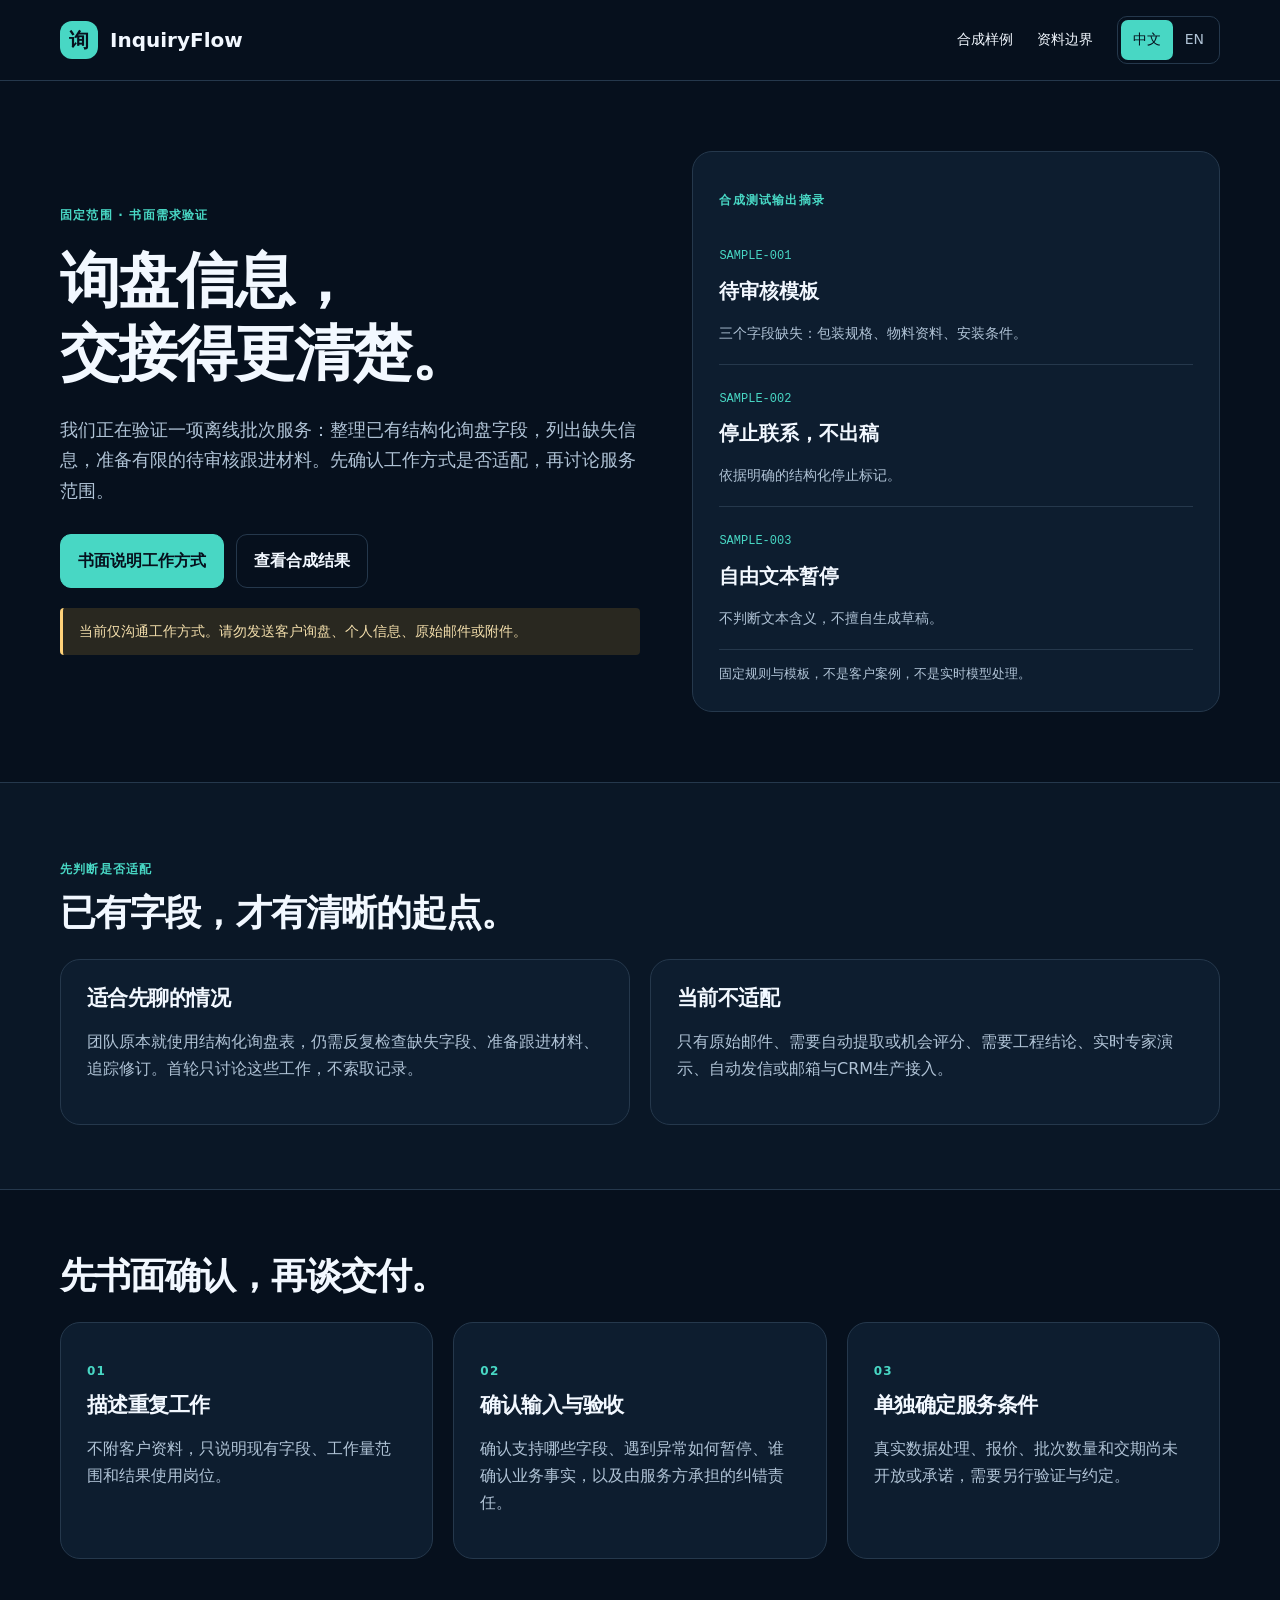
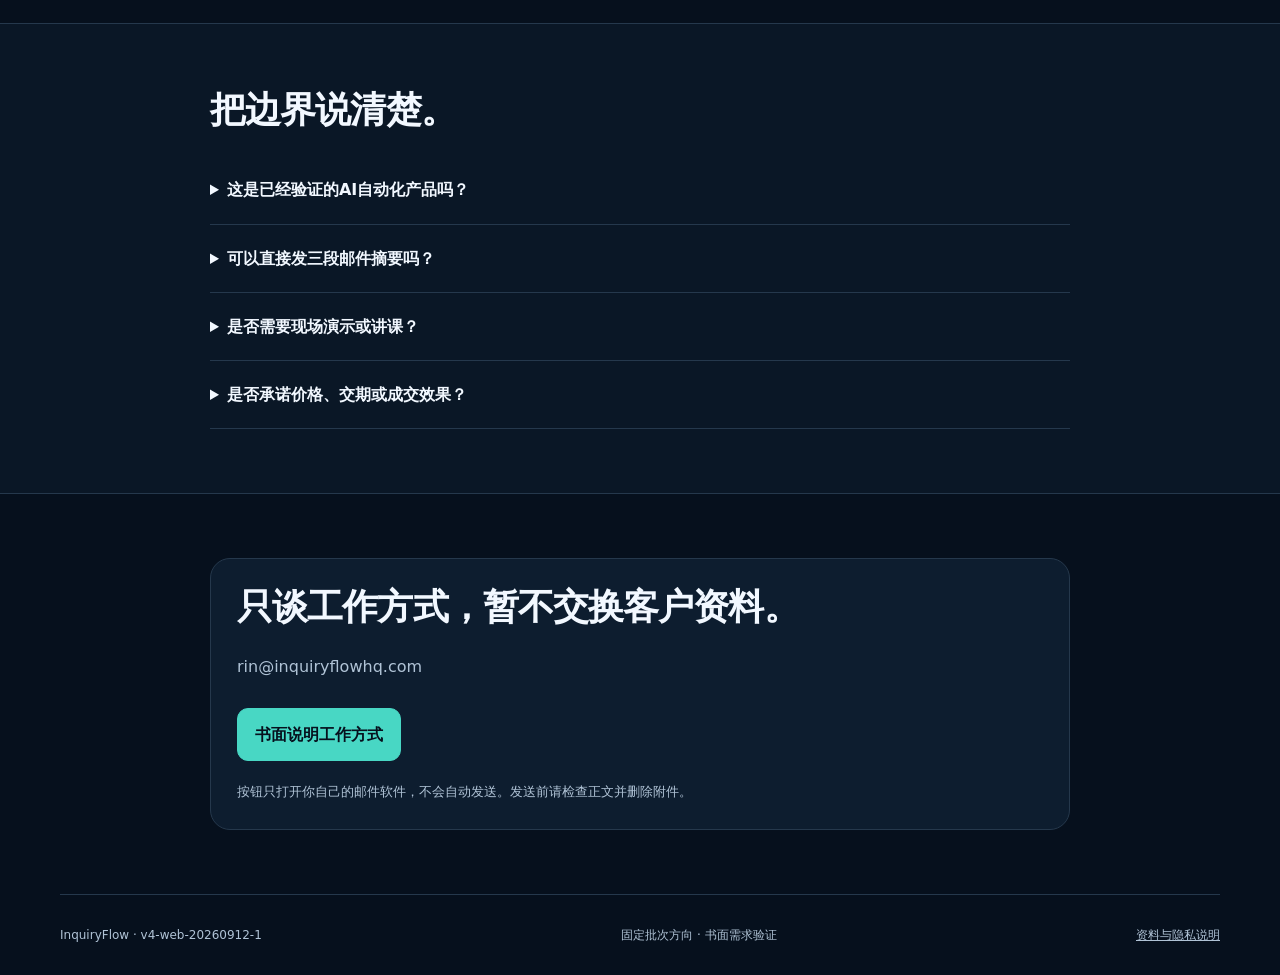
<file: index.html>
<!doctype html>
<html lang="zh-CN"><head><meta charset="utf-8"><meta name="viewport" content="width=device-width,initial-scale=1">
<meta name="referrer" content="no-referrer"><meta http-equiv="Content-Security-Policy" content="default-src 'self'; script-src 'self'; style-src 'self'; img-src 'self' data:; object-src 'none'; base-uri 'none'; form-action 'none'; connect-src 'none'">
<title>InquiryFlow｜询盘资料整理与待审核跟进材料</title><meta name="description" content="固定范围的询盘资料整理与待审核跟进材料。当前只做书面工作流程沟通，不接收真实客户资料。"><meta name="inquiryflow-release" content="v4-web-20260912-1"><link rel="stylesheet" href="assets/styles.css"><link rel="icon" href="assets/favicon.svg"><script src="assets/site.js" defer></script></head><body data-language="zh"><a class="skip" href="#main">Skip to content</a><header><div class="wrap nav"><a class="brand" href="index.html"><span class="mark">询</span>InquiryFlow</a><nav aria-label="Main navigation"><a href="sample-report.html"><span class="lang-zh" lang="zh-CN">合成样例</span><span class="lang-en" lang="en">Synthetic example</span></a><a href="privacy.html"><span class="lang-zh" lang="zh-CN">资料边界</span><span class="lang-en" lang="en">Data boundaries</span></a><div class="language" role="group" aria-label="Language"><button type="button" data-lang="zh" aria-pressed="true">中文</button><button type="button" data-lang="en" aria-pressed="false">EN</button></div></nav></div></header><main id="main"><section class="hero"><div class="wrap hero-grid"><div><p class="eyebrow"><span class="lang-zh" lang="zh-CN">固定范围 · 书面需求验证</span><span class="lang-en" lang="en">Fixed scope · Written discovery</span></p><h1 class="lang-zh" lang="zh-CN">询盘信息，<br>交接得更清楚。</h1><h1 class="lang-en" lang="en">Make inquiry handoffs<br>easier to review.</h1><p class="lang-zh" lang="zh-CN">我们正在验证一项离线批次服务：整理已有结构化询盘字段，列出缺失信息，准备有限的待审核跟进材料。先确认工作方式是否适配，再讨论服务范围。</p><p class="lang-en" lang="en">We are validating an offline batch service that organizes existing structured inquiry fields, lists missing information and prepares limited follow-up material for review. First, we discuss whether the workflow fits.</p><div class="actions"><a class="button primary lang-zh" href="mailto:rin@inquiryflowhq.com?subject=InquiryFlow%EF%BC%9A%E4%B9%A6%E9%9D%A2%E5%B7%A5%E4%BD%9C%E6%B5%81%E7%A8%8B%E6%B2%9F%E9%80%9A&amp;body=%E6%82%A8%E5%A5%BD%EF%BC%8C%E6%88%91%E6%83%B3%E4%BA%86%E8%A7%A3%E5%9B%BA%E5%AE%9A%E6%89%B9%E6%AC%A1%E7%9A%84%E8%AF%A2%E7%9B%98%E8%B5%84%E6%96%99%E6%95%B4%E7%90%86%E4%B8%8E%E5%BE%85%E5%AE%A1%E6%A0%B8%E8%B7%9F%E8%BF%9B%E6%9D%90%E6%96%99%E3%80%82%0D%0A%0D%0A%E6%88%91%E4%BB%AC%E7%9B%AE%E5%89%8D%E6%98%AF%E5%90%A6%E5%B7%B2%E6%9C%89%E7%BB%93%E6%9E%84%E5%8C%96%E5%AD%97%E6%AE%B5%EF%BC%9A%0D%0A%E6%9C%80%E5%B8%8C%E6%9C%9B%E5%87%8F%E5%B0%91%E7%9A%84%E9%87%8D%E5%A4%8D%E6%95%B4%E7%90%86%E5%B7%A5%E4%BD%9C%EF%BC%9A%0D%0A%E8%B0%81%E4%BC%9A%E4%BD%BF%E7%94%A8%E7%BB%93%E6%9E%9C%EF%BC%88%E4%BB%85%E5%A1%AB%E5%86%99%E5%B2%97%E4%BD%8D%EF%BC%89%EF%BC%9A%0D%0A%0D%0A%E6%9C%AC%E9%82%AE%E4%BB%B6%E4%B8%8D%E9%99%84%E5%AE%A2%E6%88%B7%E8%AF%A2%E7%9B%98%E3%80%81%E4%B8%AA%E4%BA%BA%E4%BF%A1%E6%81%AF%E3%80%81%E5%8E%9F%E5%A7%8B%E9%82%AE%E4%BB%B6%E6%88%96%E9%99%84%E4%BB%B6%E3%80%82%E8%AF%B7%E5%85%88%E4%B9%A6%E9%9D%A2%E7%A1%AE%E8%AE%A4%E6%9C%8D%E5%8A%A1%E8%8C%83%E5%9B%B4%E3%80%82">书面说明工作方式</a><a class="button primary lang-en" href="mailto:rin@inquiryflowhq.com?subject=InquiryFlow%3A%20written%20workflow%20discussion&amp;body=Hello%2C%20I%20would%20like%20to%20discuss%20inquiry%20organization%20and%20review-ready%20follow-up%20materials.%0D%0A%0D%0ADo%20we%20already%20have%20structured%20inquiry%20fields%3F%0D%0AWhich%20repetitive%20preparation%20task%20matters%20most%3F%0D%0AWhich%20role%20would%20use%20the%20output%3F%0D%0A%0D%0ANo%20customer%20inquiries%2C%20personal%20information%2C%20raw%20emails%20or%20attachments%20are%20included.%20Please%20confirm%20scope%20in%20writing%20first.">Discuss your workflow in writing</a><a class="button" href="sample-report.html"><span class="lang-zh" lang="zh-CN">查看合成结果</span><span class="lang-en" lang="en">View synthetic output</span></a></div><p class="notice"><span class="lang-zh" lang="zh-CN">当前仅沟通工作方式。请勿发送客户询盘、个人信息、原始邮件或附件。</span><span class="lang-en" lang="en">Workflow discussion only. Do not send customer inquiries, personal information, raw emails or attachments.</span></p></div><aside class="panel"><p class="eyebrow"><span class="lang-zh" lang="zh-CN">合成测试输出摘录</span><span class="lang-en" lang="en">Synthetic test output excerpt</span></p><div class="record"><span class="code">SAMPLE-001</span><b><span class="lang-zh" lang="zh-CN">待审核模板</span><span class="lang-en" lang="en">Template for review</span></b><p><span class="lang-zh" lang="zh-CN">三个字段缺失：包装规格、物料资料、安装条件。</span><span class="lang-en" lang="en">Three missing fields: packaging, material details and installation conditions.</span></p></div><div class="record"><span class="code">SAMPLE-002</span><b><span class="lang-zh" lang="zh-CN">停止联系，不出稿</span><span class="lang-en" lang="en">Stop contact, no draft</span></b><p><span class="lang-zh" lang="zh-CN">依据明确的结构化停止标记。</span><span class="lang-en" lang="en">Based on an explicit structured stop flag.</span></p></div><div class="record"><span class="code">SAMPLE-003</span><b><span class="lang-zh" lang="zh-CN">自由文本暂停</span><span class="lang-en" lang="en">Free text on hold</span></b><p><span class="lang-zh" lang="zh-CN">不判断文本含义，不擅自生成草稿。</span><span class="lang-en" lang="en">No interpretation of free text and no draft generated.</span></p></div><p class="small"><span class="lang-zh" lang="zh-CN">固定规则与模板，不是客户案例，不是实时模型处理。</span><span class="lang-en" lang="en">Fixed rules and templates. Not a customer case or live model processing.</span></p></aside></div></section><section class="section shade"><div class="wrap"><p class="eyebrow"><span class="lang-zh" lang="zh-CN">先判断是否适配</span><span class="lang-en" lang="en">Start with workflow fit</span></p><h2 class="lang-zh" lang="zh-CN">已有字段，才有清晰的起点。</h2><h2 class="lang-en" lang="en">Start with fields you already have.</h2><div class="grid"><article class="panel"><h3 class="lang-zh" lang="zh-CN">适合先聊的情况</h3><h3 class="lang-en" lang="en">Worth discussing</h3><p class="lang-zh" lang="zh-CN">团队原本就使用结构化询盘表，仍需反复检查缺失字段、准备跟进材料、追踪修订。首轮只讨论这些工作，不索取记录。</p><p class="lang-en" lang="en">Your team already uses structured inquiry fields but repeats gap checking, follow-up preparation or revision tracking. The first conversation covers this workflow, not your records.</p></article><article class="panel"><h3 class="lang-zh" lang="zh-CN">当前不适配</h3><h3 class="lang-en" lang="en">Not supported at this stage</h3><p class="lang-zh" lang="zh-CN">只有原始邮件、需要自动提取或机会评分、需要工程结论、实时专家演示、自动发信或邮箱与CRM生产接入。</p><p class="lang-en" lang="en">Raw-email extraction, opportunity scoring, engineering conclusions, live expert demonstrations, automatic sending or production mailbox and CRM integration.</p></article></div></div></section><section class="section"><div class="wrap"><h2 class="lang-zh" lang="zh-CN">先书面确认，再谈交付。</h2><h2 class="lang-en" lang="en">Confirm the scope before discussing delivery.</h2><div class="grid three"><article class="panel"><p class="eyebrow">01</p><h3 class="lang-zh" lang="zh-CN">描述重复工作</h3><h3 class="lang-en" lang="en">Describe repetitive work</h3><p class="lang-zh" lang="zh-CN">不附客户资料，只说明现有字段、工作量范围和结果使用岗位。</p><p class="lang-en" lang="en">No customer data. Describe existing fields, a workload range and the role using the output.</p></article><article class="panel"><p class="eyebrow">02</p><h3 class="lang-zh" lang="zh-CN">确认输入与验收</h3><h3 class="lang-en" lang="en">Agree on inputs and acceptance</h3><p class="lang-zh" lang="zh-CN">确认支持哪些字段、遇到异常如何暂停、谁确认业务事实，以及由服务方承担的纠错责任。</p><p class="lang-en" lang="en">Confirm supported fields, hold conditions, responsibility for business facts and our correction responsibilities.</p></article><article class="panel"><p class="eyebrow">03</p><h3 class="lang-zh" lang="zh-CN">单独确定服务条件</h3><h3 class="lang-en" lang="en">Define service terms separately</h3><p class="lang-zh" lang="zh-CN">真实数据处理、报价、批次数量和交期尚未开放或承诺，需要另行验证与约定。</p><p class="lang-en" lang="en">Real-data processing, pricing, batch sizes and turnaround are not open or committed. They require separate validation and agreement.</p></article></div></div></section><section class="section shade"><div class="wrap narrow"><h2 class="lang-zh" lang="zh-CN">把边界说清楚。</h2><h2 class="lang-en" lang="en">Clear boundaries.</h2><details><summary><span class="lang-zh" lang="zh-CN">这是已经验证的AI自动化产品吗？</span><span class="lang-en" lang="en">Is this a validated AI automation product?</span></summary><p class="lang-zh" lang="zh-CN">不是。现有合成测试使用确定性规则与固定模板，没有运行时大模型，也没有真实客户效果证据。</p><p class="lang-en" lang="en">No. Existing synthetic tests use deterministic rules and fixed templates, without a runtime language model or validated customer outcomes.</p></details><details><summary><span class="lang-zh" lang="zh-CN">可以直接发三段邮件摘要吗？</span><span class="lang-en" lang="en">Can I send three email summaries now?</span></summary><p class="lang-zh" lang="zh-CN">不可以。当前不接收真实客户材料，候选程序会暂停非空自由文本，不具备原始邮件解析或一般语义理解能力。</p><p class="lang-en" lang="en">Not at this stage. We are not accepting real customer material. The candidate holds non-empty free text and does not parse raw emails or provide general semantic understanding.</p></details><details><summary><span class="lang-zh" lang="zh-CN">是否需要现场演示或讲课？</span><span class="lang-en" lang="en">Is a live demonstration or training required?</span></summary><p class="lang-zh" lang="zh-CN">不需要。标准沟通采用书面说明和可检查的合成结果，不提供专家讲课或现场技术诊断。</p><p class="lang-en" lang="en">No. Standard communication uses written explanations and inspectable synthetic output, not expert-led training or live technical diagnosis.</p></details><details><summary><span class="lang-zh" lang="zh-CN">是否承诺价格、交期或成交效果？</span><span class="lang-en" lang="en">Are price, turnaround or sales outcomes promised?</span></summary><p class="lang-zh" lang="zh-CN">目前不承诺。这是需求验证入口，不是在线购买页面；没有付款、上传或自动发信功能。</p><p class="lang-en" lang="en">No. This is a discovery page, not an online purchasing service. There is no payment, upload or automatic-email feature.</p></details></div></section><section class="section"><div class="wrap panel contact"><h2 class="lang-zh" lang="zh-CN">只谈工作方式，暂不交换客户资料。</h2><h2 class="lang-en" lang="en">Discuss the workflow, not customer records.</h2><p>rin@inquiryflowhq.com</p><div class="actions"><a class="button primary lang-zh" href="mailto:rin@inquiryflowhq.com?subject=InquiryFlow%EF%BC%9A%E4%B9%A6%E9%9D%A2%E5%B7%A5%E4%BD%9C%E6%B5%81%E7%A8%8B%E6%B2%9F%E9%80%9A&amp;body=%E6%82%A8%E5%A5%BD%EF%BC%8C%E6%88%91%E6%83%B3%E4%BA%86%E8%A7%A3%E5%9B%BA%E5%AE%9A%E6%89%B9%E6%AC%A1%E7%9A%84%E8%AF%A2%E7%9B%98%E8%B5%84%E6%96%99%E6%95%B4%E7%90%86%E4%B8%8E%E5%BE%85%E5%AE%A1%E6%A0%B8%E8%B7%9F%E8%BF%9B%E6%9D%90%E6%96%99%E3%80%82%0D%0A%0D%0A%E6%88%91%E4%BB%AC%E7%9B%AE%E5%89%8D%E6%98%AF%E5%90%A6%E5%B7%B2%E6%9C%89%E7%BB%93%E6%9E%84%E5%8C%96%E5%AD%97%E6%AE%B5%EF%BC%9A%0D%0A%E6%9C%80%E5%B8%8C%E6%9C%9B%E5%87%8F%E5%B0%91%E7%9A%84%E9%87%8D%E5%A4%8D%E6%95%B4%E7%90%86%E5%B7%A5%E4%BD%9C%EF%BC%9A%0D%0A%E8%B0%81%E4%BC%9A%E4%BD%BF%E7%94%A8%E7%BB%93%E6%9E%9C%EF%BC%88%E4%BB%85%E5%A1%AB%E5%86%99%E5%B2%97%E4%BD%8D%EF%BC%89%EF%BC%9A%0D%0A%0D%0A%E6%9C%AC%E9%82%AE%E4%BB%B6%E4%B8%8D%E9%99%84%E5%AE%A2%E6%88%B7%E8%AF%A2%E7%9B%98%E3%80%81%E4%B8%AA%E4%BA%BA%E4%BF%A1%E6%81%AF%E3%80%81%E5%8E%9F%E5%A7%8B%E9%82%AE%E4%BB%B6%E6%88%96%E9%99%84%E4%BB%B6%E3%80%82%E8%AF%B7%E5%85%88%E4%B9%A6%E9%9D%A2%E7%A1%AE%E8%AE%A4%E6%9C%8D%E5%8A%A1%E8%8C%83%E5%9B%B4%E3%80%82">书面说明工作方式</a><a class="button primary lang-en" href="mailto:rin@inquiryflowhq.com?subject=InquiryFlow%3A%20written%20workflow%20discussion&amp;body=Hello%2C%20I%20would%20like%20to%20discuss%20inquiry%20organization%20and%20review-ready%20follow-up%20materials.%0D%0A%0D%0ADo%20we%20already%20have%20structured%20inquiry%20fields%3F%0D%0AWhich%20repetitive%20preparation%20task%20matters%20most%3F%0D%0AWhich%20role%20would%20use%20the%20output%3F%0D%0A%0D%0ANo%20customer%20inquiries%2C%20personal%20information%2C%20raw%20emails%20or%20attachments%20are%20included.%20Please%20confirm%20scope%20in%20writing%20first.">Discuss your workflow in writing</a></div><p class="small"><span class="lang-zh" lang="zh-CN">按钮只打开你自己的邮件软件，不会自动发送。发送前请检查正文并删除附件。</span><span class="lang-en" lang="en">The button opens your own email application; it does not send automatically. Review the message and remove attachments before sending.</span></p></div></section></main><footer><div class="wrap footer"><span>InquiryFlow · v4-web-20260912-1</span><span><span class="lang-zh" lang="zh-CN">固定批次方向 · 书面需求验证</span><span class="lang-en" lang="en">Fixed-scope service direction · Written discovery</span></span><a href="privacy.html"><span class="lang-zh" lang="zh-CN">资料与隐私说明</span><span class="lang-en" lang="en">Data and privacy notice</span></a></div></footer></body></html>
</file>
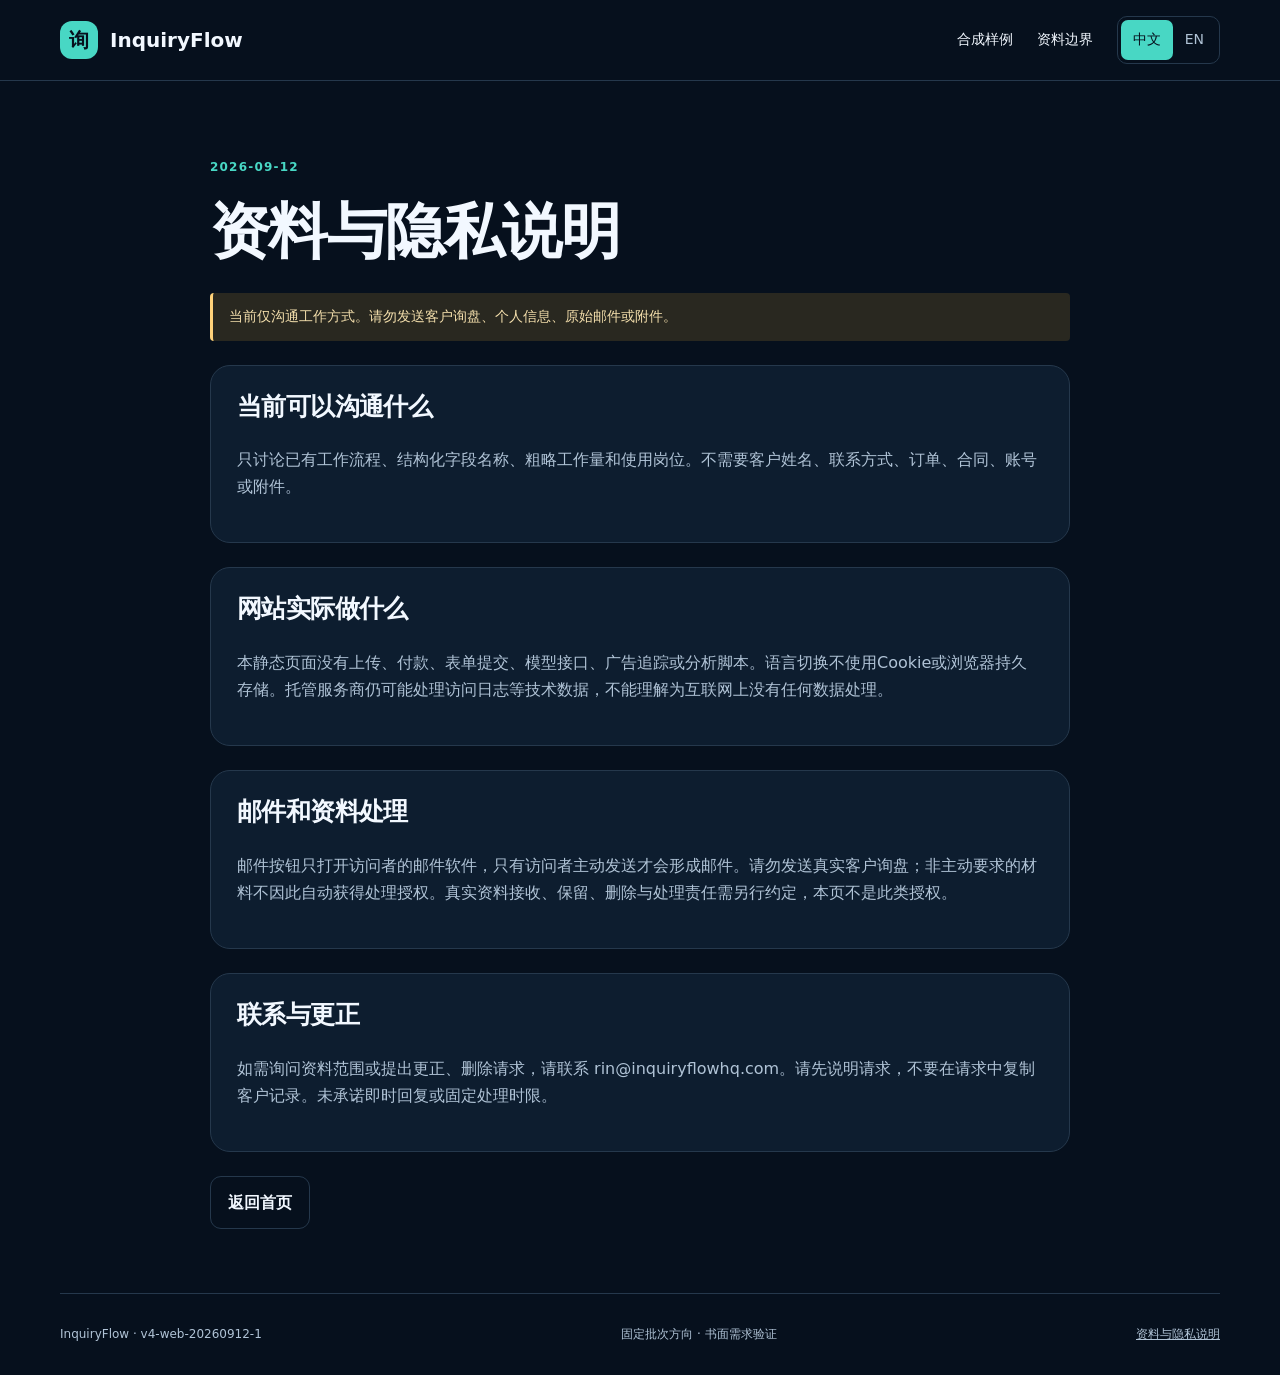
<file: privacy.html>
<!doctype html>
<html lang="zh-CN"><head><meta charset="utf-8"><meta name="viewport" content="width=device-width,initial-scale=1">
<meta name="referrer" content="no-referrer"><meta http-equiv="Content-Security-Policy" content="default-src 'self'; script-src 'self'; style-src 'self'; img-src 'self' data:; object-src 'none'; base-uri 'none'; form-action 'none'; connect-src 'none'">
<title>InquiryFlow｜资料与隐私说明</title><meta name="description" content="当前书面沟通边界和静态网站说明。不接收真实客户材料。"><meta name="inquiryflow-release" content="v4-web-20260912-1"><link rel="stylesheet" href="assets/styles.css"><link rel="icon" href="assets/favicon.svg"><script src="assets/site.js" defer></script></head><body data-language="zh"><a class="skip" href="#main">Skip to content</a><header><div class="wrap nav"><a class="brand" href="index.html"><span class="mark">询</span>InquiryFlow</a><nav aria-label="Main navigation"><a href="sample-report.html"><span class="lang-zh" lang="zh-CN">合成样例</span><span class="lang-en" lang="en">Synthetic example</span></a><a href="privacy.html"><span class="lang-zh" lang="zh-CN">资料边界</span><span class="lang-en" lang="en">Data boundaries</span></a><div class="language" role="group" aria-label="Language"><button type="button" data-lang="zh" aria-pressed="true">中文</button><button type="button" data-lang="en" aria-pressed="false">EN</button></div></nav></div></header><main id="main"><section class="section"><div class="wrap narrow"><p class="eyebrow">2026-09-12</p><h1 class="lang-zh" lang="zh-CN">资料与隐私说明</h1><h1 class="lang-en" lang="en">Data and privacy notice</h1><p class="notice"><span class="lang-zh" lang="zh-CN">当前仅沟通工作方式。请勿发送客户询盘、个人信息、原始邮件或附件。</span><span class="lang-en" lang="en">Workflow discussion only. Do not send customer inquiries, personal information, raw emails or attachments.</span></p><article class="panel sample"><h2 class="lang-zh" lang="zh-CN">当前可以沟通什么</h2><h2 class="lang-en" lang="en">What may be discussed now</h2><p class="lang-zh" lang="zh-CN">只讨论已有工作流程、结构化字段名称、粗略工作量和使用岗位。不需要客户姓名、联系方式、订单、合同、账号或附件。</p><p class="lang-en" lang="en">Only discuss the existing workflow, structured field names, an approximate workload and user roles. Customer names, contact details, orders, contracts, credentials and attachments are not needed.</p></article><article class="panel sample"><h2 class="lang-zh" lang="zh-CN">网站实际做什么</h2><h2 class="lang-en" lang="en">What this website does</h2><p class="lang-zh" lang="zh-CN">本静态页面没有上传、付款、表单提交、模型接口、广告追踪或分析脚本。语言切换不使用Cookie或浏览器持久存储。托管服务商仍可能处理访问日志等技术数据，不能理解为互联网上没有任何数据处理。</p><p class="lang-en" lang="en">This static site has no uploads, payments, submitted forms, model endpoint, advertising tracking or analytics scripts. Language selection does not use cookies or persistent browser storage. The hosting provider may still process technical data such as access logs; this is not a claim of zero data processing.</p></article><article class="panel sample"><h2 class="lang-zh" lang="zh-CN">邮件和资料处理</h2><h2 class="lang-en" lang="en">Email and material handling</h2><p class="lang-zh" lang="zh-CN">邮件按钮只打开访问者的邮件软件，只有访问者主动发送才会形成邮件。请勿发送真实客户询盘；非主动要求的材料不因此自动获得处理授权。真实资料接收、保留、删除与处理责任需另行约定，本页不是此类授权。</p><p class="lang-en" lang="en">Email links only open the visitor’s email application. A message is sent only by the visitor. Do not send real customer inquiries. Unsolicited material does not automatically authorize processing. Real-data intake, retention, deletion and processing responsibilities require separate agreement; this page is not that authorization.</p></article><article class="panel sample"><h2 class="lang-zh" lang="zh-CN">联系与更正</h2><h2 class="lang-en" lang="en">Contact and corrections</h2><p class="lang-zh" lang="zh-CN">如需询问资料范围或提出更正、删除请求，请联系 rin@inquiryflowhq.com。请先说明请求，不要在请求中复制客户记录。未承诺即时回复或固定处理时限。</p><p class="lang-en" lang="en">For questions on data boundaries, corrections or deletion requests, contact rin@inquiryflowhq.com. Describe the request without copying customer records. No immediate response or fixed handling deadline is promised.</p></article><a class="button" href="index.html"><span class="lang-zh" lang="zh-CN">返回首页</span><span class="lang-en" lang="en">Back to home</span></a></div></section></main><footer><div class="wrap footer"><span>InquiryFlow · v4-web-20260912-1</span><span><span class="lang-zh" lang="zh-CN">固定批次方向 · 书面需求验证</span><span class="lang-en" lang="en">Fixed-scope service direction · Written discovery</span></span><a href="privacy.html"><span class="lang-zh" lang="zh-CN">资料与隐私说明</span><span class="lang-en" lang="en">Data and privacy notice</span></a></div></footer></body></html>
</file>
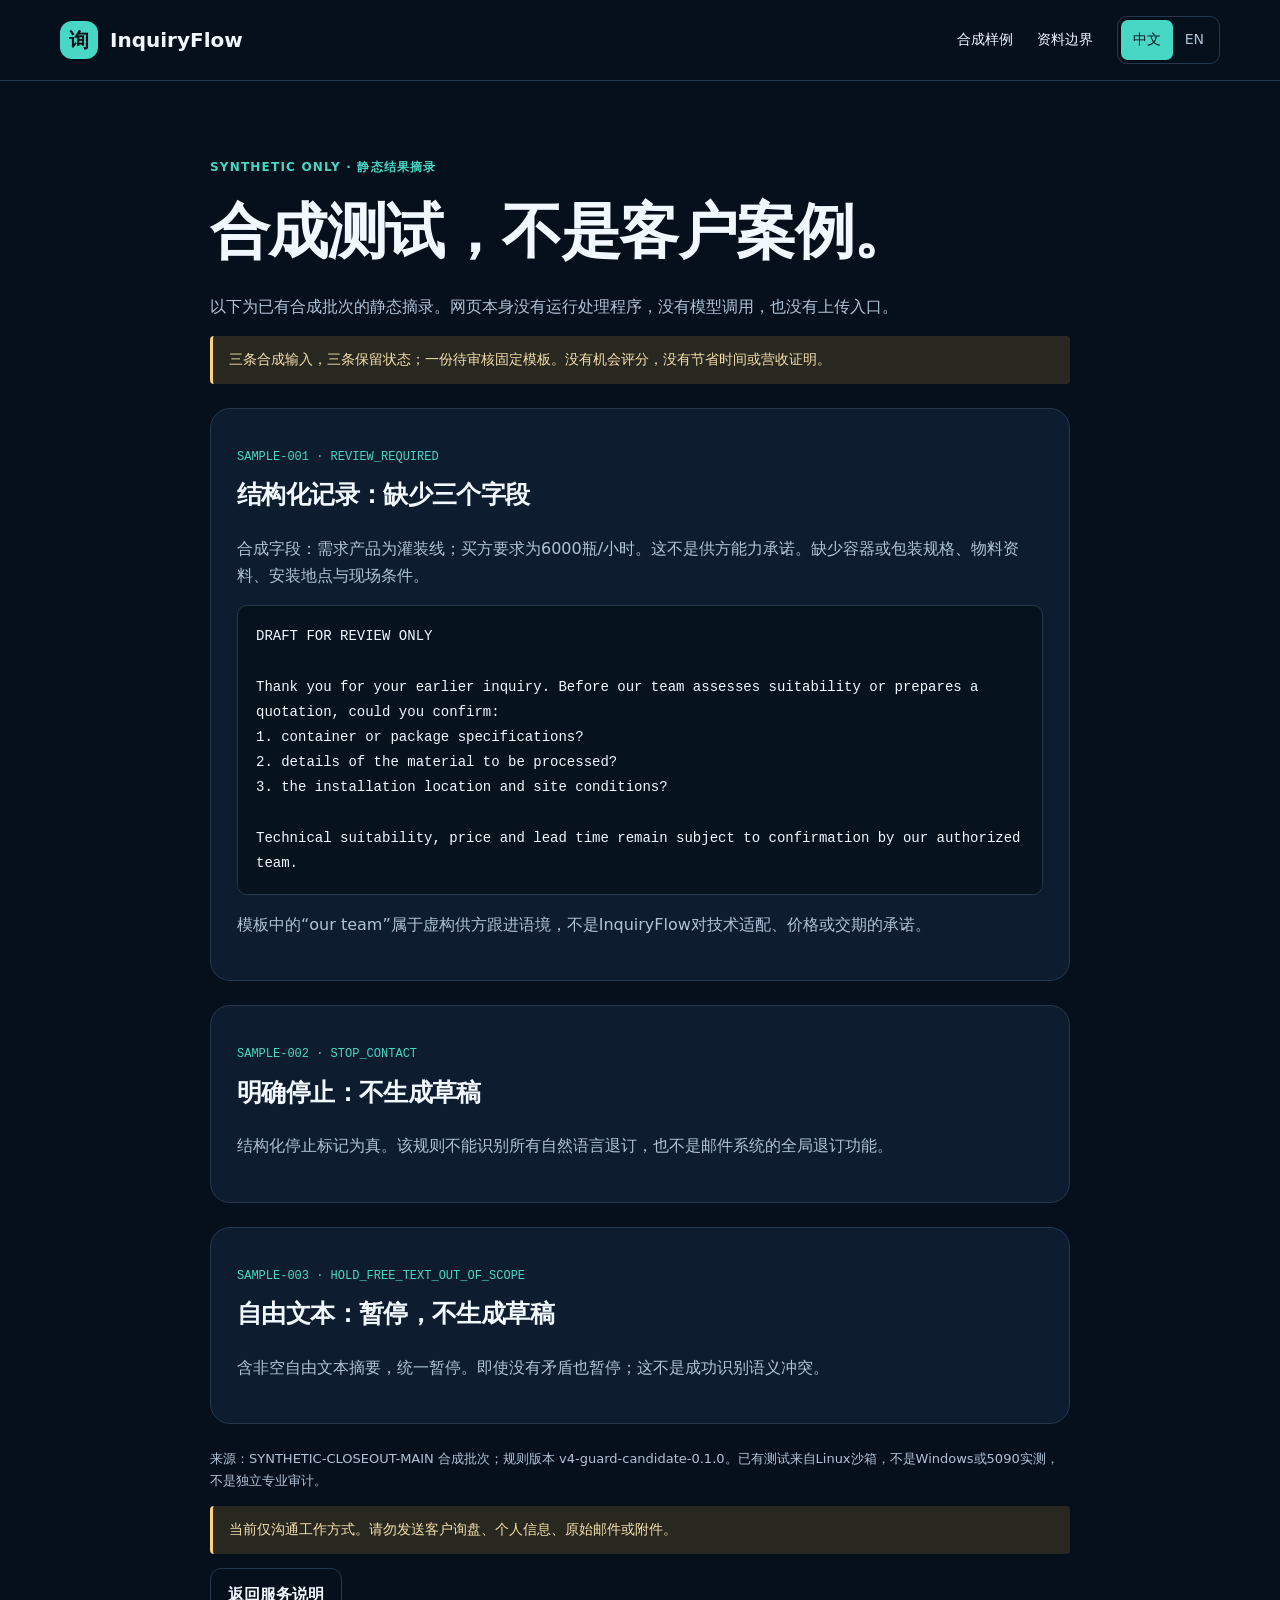
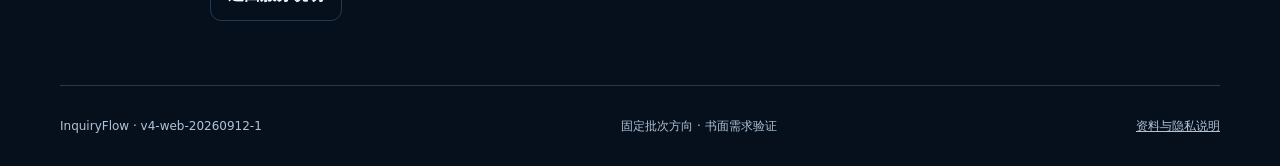
<file: sample-report.html>
<!doctype html>
<html lang="zh-CN"><head><meta charset="utf-8"><meta name="viewport" content="width=device-width,initial-scale=1">
<meta name="referrer" content="no-referrer"><meta http-equiv="Content-Security-Policy" content="default-src 'self'; script-src 'self'; style-src 'self'; img-src 'self' data:; object-src 'none'; base-uri 'none'; form-action 'none'; connect-src 'none'">
<title>InquiryFlow｜合成结果与能力边界</title><meta name="description" content="确定性规则与固定模板的合成测试静态摘录，不是客户案例或本机大模型实测。"><meta name="inquiryflow-release" content="v4-web-20260912-1"><link rel="stylesheet" href="assets/styles.css"><link rel="icon" href="assets/favicon.svg"><script src="assets/site.js" defer></script></head><body data-language="zh"><a class="skip" href="#main">Skip to content</a><header><div class="wrap nav"><a class="brand" href="index.html"><span class="mark">询</span>InquiryFlow</a><nav aria-label="Main navigation"><a href="sample-report.html"><span class="lang-zh" lang="zh-CN">合成样例</span><span class="lang-en" lang="en">Synthetic example</span></a><a href="privacy.html"><span class="lang-zh" lang="zh-CN">资料边界</span><span class="lang-en" lang="en">Data boundaries</span></a><div class="language" role="group" aria-label="Language"><button type="button" data-lang="zh" aria-pressed="true">中文</button><button type="button" data-lang="en" aria-pressed="false">EN</button></div></nav></div></header><main id="main"><section class="section"><div class="wrap narrow"><p class="eyebrow">SYNTHETIC ONLY · <span class="lang-zh" lang="zh-CN">静态结果摘录</span><span class="lang-en" lang="en">Static output excerpt</span></p><h1 class="lang-zh" lang="zh-CN">合成测试，不是客户案例。</h1><h1 class="lang-en" lang="en">A synthetic test, not a customer case.</h1><p class="lang-zh" lang="zh-CN">以下为已有合成批次的静态摘录。网页本身没有运行处理程序，没有模型调用，也没有上传入口。</p><p class="lang-en" lang="en">This page is a static excerpt of an existing synthetic test batch. The page does not run a processing engine, call a model or provide an upload function.</p><p class="notice"><span class="lang-zh" lang="zh-CN">三条合成输入，三条保留状态；一份待审核固定模板。没有机会评分，没有节省时间或营收证明。</span><span class="lang-en" lang="en">Three synthetic inputs, three recorded statuses and one fixed template for review. No opportunity scores or evidence of time savings or revenue.</span></p><article class="panel sample"><p class="code">SAMPLE-001 · REVIEW_REQUIRED</p><h2 class="lang-zh" lang="zh-CN">结构化记录：缺少三个字段</h2><h2 class="lang-en" lang="en">Structured record: three missing fields</h2><p class="lang-zh" lang="zh-CN">合成字段：需求产品为灌装线；买方要求为6000瓶/小时。这不是供方能力承诺。缺少容器或包装规格、物料资料、安装地点与现场条件。</p><p class="lang-en" lang="en">Synthetic fields: filling line; buyer-requested rate of 6,000 bottles/hour. This is not a supplier capability commitment. Missing: container or packaging specifications, material details, and installation location and conditions.</p><pre lang="en">DRAFT FOR REVIEW ONLY

Thank you for your earlier inquiry. Before our team assesses suitability or prepares a quotation, could you confirm:
1. container or package specifications?
2. details of the material to be processed?
3. the installation location and site conditions?

Technical suitability, price and lead time remain subject to confirmation by our authorized team.</pre><p class="lang-zh" lang="zh-CN">模板中的“our team”属于虚构供方跟进语境，不是InquiryFlow对技术适配、价格或交期的承诺。</p><p class="lang-en" lang="en">The template’s “our team” refers to the fictional supplier context. It is not an InquiryFlow commitment on suitability, price or lead time.</p></article><article class="panel sample"><p class="code">SAMPLE-002 · STOP_CONTACT</p><h2 class="lang-zh" lang="zh-CN">明确停止：不生成草稿</h2><h2 class="lang-en" lang="en">Explicit stop: no draft</h2><p class="lang-zh" lang="zh-CN">结构化停止标记为真。该规则不能识别所有自然语言退订，也不是邮件系统的全局退订功能。</p><p class="lang-en" lang="en">The structured stop flag is true. This rule does not understand all natural-language opt-outs or provide a global email unsubscribe service.</p></article><article class="panel sample"><p class="code">SAMPLE-003 · HOLD_FREE_TEXT_OUT_OF_SCOPE</p><h2 class="lang-zh" lang="zh-CN">自由文本：暂停，不生成草稿</h2><h2 class="lang-en" lang="en">Free text: held without a draft</h2><p class="lang-zh" lang="zh-CN">含非空自由文本摘要，统一暂停。即使没有矛盾也暂停；这不是成功识别语义冲突。</p><p class="lang-en" lang="en">The record contains non-empty free text and is held. Even non-conflicting summaries are held; this does not demonstrate semantic conflict detection.</p></article><p class="small"><span class="lang-zh" lang="zh-CN">来源：SYNTHETIC-CLOSEOUT-MAIN 合成批次；规则版本 v4-guard-candidate-0.1.0。已有测试来自Linux沙箱，不是Windows或5090实测，不是独立专业审计。</span><span class="lang-en" lang="en">Source: synthetic batch SYNTHETIC-CLOSEOUT-MAIN; rule version v4-guard-candidate-0.1.0. Existing tests ran in a Linux sandbox, not on the owner’s Windows/5090 system, and are not an independent professional audit.</span></p><p class="notice"><span class="lang-zh" lang="zh-CN">当前仅沟通工作方式。请勿发送客户询盘、个人信息、原始邮件或附件。</span><span class="lang-en" lang="en">Workflow discussion only. Do not send customer inquiries, personal information, raw emails or attachments.</span></p><a class="button" href="index.html"><span class="lang-zh" lang="zh-CN">返回服务说明</span><span class="lang-en" lang="en">Back to service overview</span></a></div></section></main><footer><div class="wrap footer"><span>InquiryFlow · v4-web-20260912-1</span><span><span class="lang-zh" lang="zh-CN">固定批次方向 · 书面需求验证</span><span class="lang-en" lang="en">Fixed-scope service direction · Written discovery</span></span><a href="privacy.html"><span class="lang-zh" lang="zh-CN">资料与隐私说明</span><span class="lang-en" lang="en">Data and privacy notice</span></a></div></footer></body></html>
</file>
<file: assets/styles.css>
:root{--bg:#06101d;--panel:#0d1d2f;--text:#f2f8ff;--muted:#b0c3d6;--line:#25384c;--mint:#48d7c4;--amber:#ffd27a}
*{box-sizing:border-box}html{scroll-behavior:smooth}body{margin:0;background:var(--bg);color:var(--text);font:16px/1.7 system-ui,-apple-system,"Segoe UI","PingFang SC","Microsoft YaHei",sans-serif}a{color:inherit}p{color:var(--muted)}h1,h2,h3{line-height:1.22;letter-spacing:-.025em}h1{font-size:clamp(36px,4.7vw,62px);margin:18px 0 24px}h2{font-size:clamp(25px,3vw,36px);margin:0 0 24px}h3{font-size:21px;margin:0 0 12px}.wrap{width:min(1160px,calc(100% - 40px));margin:auto}.narrow{max-width:860px}header{border-bottom:1px solid var(--line)}.nav,.nav nav{display:flex;gap:24px;align-items:center;justify-content:space-between}.nav{min-height:80px}.nav nav{font-size:14px}.nav a{text-decoration:none}.brand{display:flex;align-items:center;gap:12px;font-size:20px;font-weight:800}.mark{display:grid;place-items:center;width:38px;height:38px;background:var(--mint);color:var(--bg);border-radius:12px}.language{display:flex;border:1px solid var(--line);border-radius:10px;padding:3px}.language button{cursor:pointer;border:0;border-radius:7px;color:var(--muted);background:none;padding:8px 12px;font:inherit}.language button[aria-pressed=true]{color:var(--bg);background:var(--mint)}.eyebrow{font-size:12px;text-transform:uppercase;letter-spacing:.1em;color:var(--mint);font-weight:700}.hero{padding:70px 0}.hero-grid{display:grid;grid-template-columns:1.1fr 1fr;gap:52px;align-items:center}.hero-grid>div>p:not(.eyebrow):not(.notice){font-size:18px;max-width:590px}.panel{background:var(--panel);border:1px solid var(--line);border-radius:20px;padding:26px}.record{padding:18px 0;border-bottom:1px solid var(--line)}.record b{display:block;font-size:20px;margin-top:6px}.record p{font-size:14px;margin-bottom:0}.code{font:12px/1.8 ui-monospace,monospace;color:var(--mint);overflow-wrap:anywhere}.small{font-size:13px}.notice{border-left:3px solid var(--amber);padding:12px 16px;background:#292820;border-radius:4px;color:#f4dfac;font-size:14px}.actions{display:flex;gap:12px;flex-wrap:wrap;margin:28px 0 20px}.button{display:inline-block;text-decoration:none;font-weight:650;border:1px solid var(--line);padding:12px 17px;border-radius:11px}.button.primary{background:var(--mint);color:var(--bg);border-color:var(--mint)}a:hover{text-decoration:underline}a:focus-visible,button:focus-visible,summary:focus-visible{outline:3px solid var(--amber);outline-offset:4px}.section{padding:64px 0}.shade{background:#0a1726;border-block:1px solid var(--line)}.grid{display:grid;grid-template-columns:1fr 1fr;gap:20px}.three{grid-template-columns:repeat(3,1fr)}.panel p:last-child{margin-bottom:0}.contact{max-width:860px}.contact p{overflow-wrap:anywhere}details{border-bottom:1px solid var(--line);padding:20px 0}summary{cursor:pointer;font-weight:650}.sample{margin:24px 0}.sample h2{font-size:25px}.sample pre{white-space:pre-wrap;overflow-wrap:anywhere;background:#07121f;padding:18px;border:1px solid var(--line);border-radius:10px;font:14px/1.8 ui-monospace,monospace}.footer{display:flex;justify-content:space-between;gap:20px;font-size:12px;color:var(--muted);padding:30px 0;border-top:1px solid var(--line)}.skip{position:absolute;left:-9999px}.skip:focus{left:12px;top:10px;z-index:10;background:white;color:black;padding:10px}.lang-en{display:none}body[data-language=en] .lang-zh{display:none}body[data-language=en] .lang-en{display:revert}body[data-language=zh] .lang-en{display:none}@media(max-width:900px){.hero-grid,.grid,.three{grid-template-columns:1fr}.hero-grid{gap:28px}.hero{padding:40px 0}.section{padding:42px 0}.footer{flex-direction:column;gap:8px}}@media(max-width:560px){.nav{flex-wrap:wrap;padding:16px 0;gap:14px}.nav nav{width:100%;gap:12px;justify-content:space-between}.wrap{width:calc(100% - 32px)}.panel{padding:20px}h1{font-size:36px}.button{max-width:100%}}@media(prefers-reduced-motion:reduce){html{scroll-behavior:auto}}
</file>
